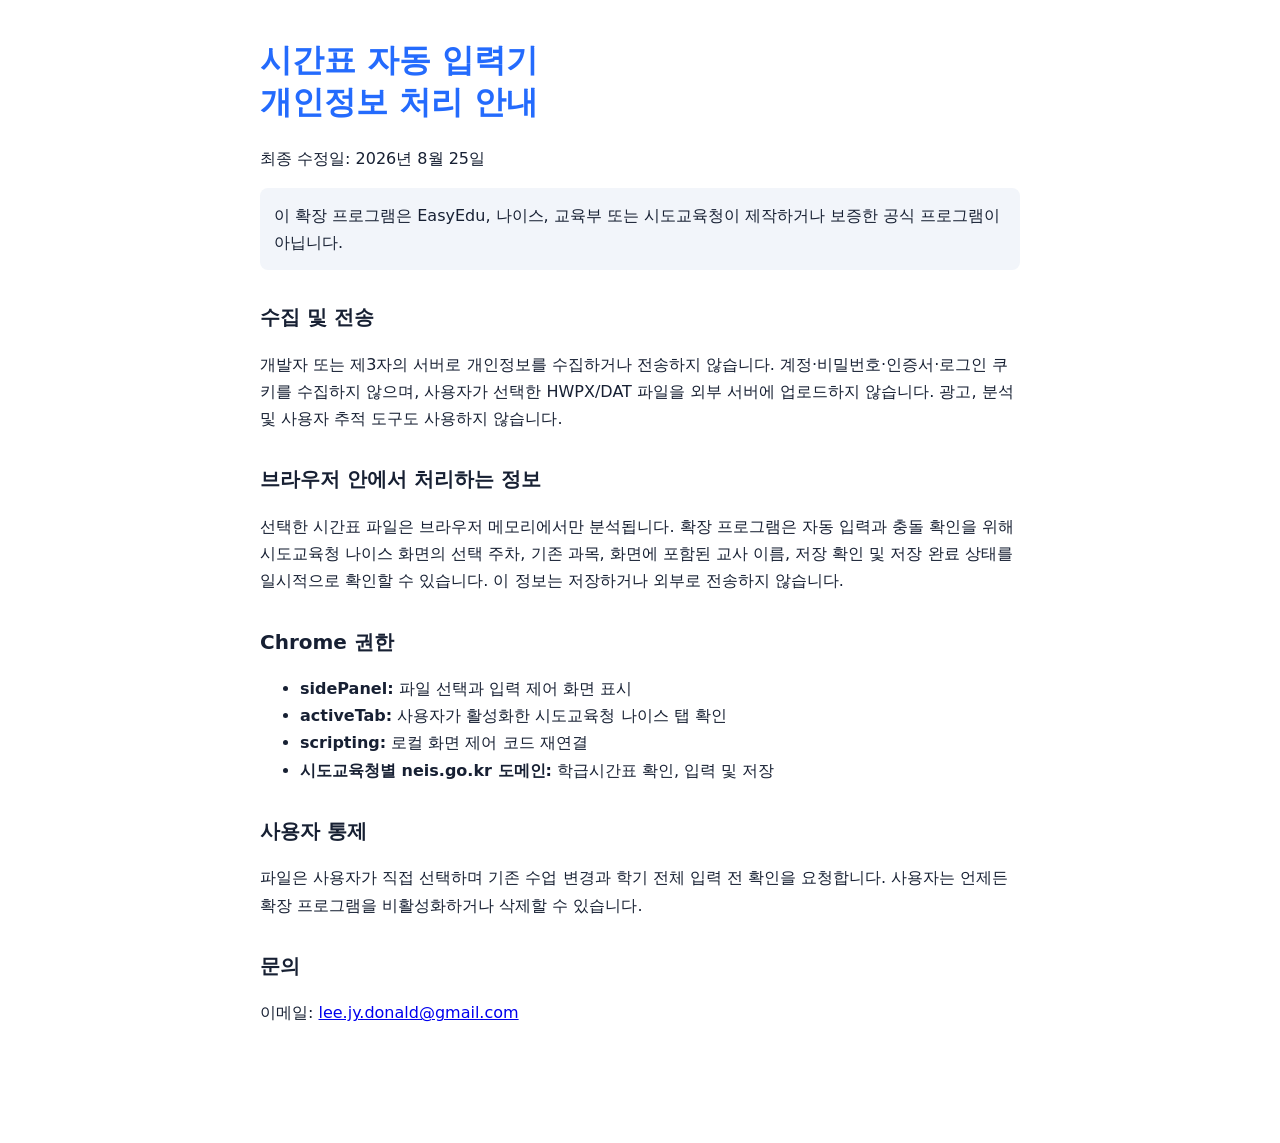
<file: store/index.html>
<!doctype html>
<html lang="ko">
<head>
  <meta charset="utf-8">
  <meta name="viewport" content="width=device-width, initial-scale=1">
  <title>시간표 자동 입력기 개인정보 처리 안내</title>
  <style>
    body { max-width: 760px; margin: 40px auto; padding: 0 20px 60px; color: #172033; font: 16px/1.7 system-ui, sans-serif; }
    h1 { color: #246bfd; line-height: 1.3; } h2 { margin-top: 30px; font-size: 20px; }
    .notice { padding: 14px; border-radius: 8px; background: #f2f5fa; }
  </style>
</head>
<body>
  <h1>시간표 자동 입력기<br>개인정보 처리 안내</h1>
  <p>최종 수정일: 2026년 8월 25일</p>
  <p class="notice">이 확장 프로그램은 EasyEdu, 나이스, 교육부 또는 시도교육청이 제작하거나 보증한 공식 프로그램이 아닙니다.</p>
  <h2>수집 및 전송</h2>
  <p>개발자 또는 제3자의 서버로 개인정보를 수집하거나 전송하지 않습니다. 계정·비밀번호·인증서·로그인 쿠키를 수집하지 않으며, 사용자가 선택한 HWPX/DAT 파일을 외부 서버에 업로드하지 않습니다. 광고, 분석 및 사용자 추적 도구도 사용하지 않습니다.</p>
  <h2>브라우저 안에서 처리하는 정보</h2>
  <p>선택한 시간표 파일은 브라우저 메모리에서만 분석됩니다. 확장 프로그램은 자동 입력과 충돌 확인을 위해 시도교육청 나이스 화면의 선택 주차, 기존 과목, 화면에 포함된 교사 이름, 저장 확인 및 저장 완료 상태를 일시적으로 확인할 수 있습니다. 이 정보는 저장하거나 외부로 전송하지 않습니다.</p>
  <h2>Chrome 권한</h2>
  <ul>
    <li><b>sidePanel:</b> 파일 선택과 입력 제어 화면 표시</li>
    <li><b>activeTab:</b> 사용자가 활성화한 시도교육청 나이스 탭 확인</li>
    <li><b>scripting:</b> 로컬 화면 제어 코드 재연결</li>
    <li><b>시도교육청별 neis.go.kr 도메인:</b> 학급시간표 확인, 입력 및 저장</li>
  </ul>
  <h2>사용자 통제</h2>
  <p>파일은 사용자가 직접 선택하며 기존 수업 변경과 학기 전체 입력 전 확인을 요청합니다. 사용자는 언제든 확장 프로그램을 비활성화하거나 삭제할 수 있습니다.</p>
  <h2>문의</h2>
  <p>이메일: <a href="mailto:lee.jy.donald@gmail.com">lee.jy.donald@gmail.com</a></p>
</body>
</html>
</file>
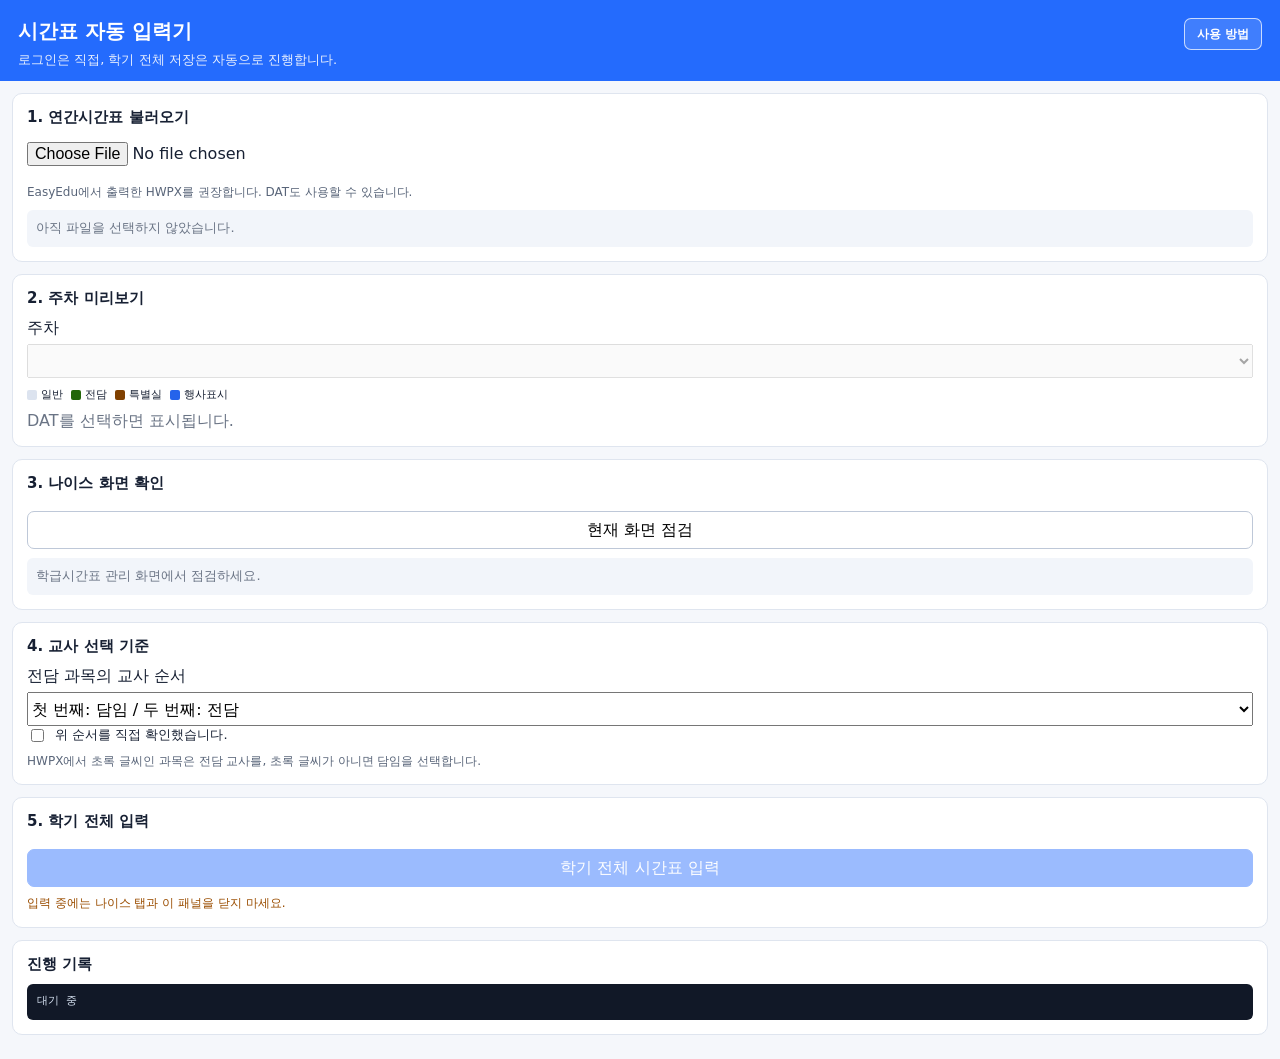
<file: sidepanel.html>
<!doctype html>
<html lang="ko">
<head>
  <meta charset="utf-8">
  <meta name="viewport" content="width=device-width, initial-scale=1">
  <title>시간표 자동 입력기</title>
  <link rel="stylesheet" href="sidepanel.css">
</head>
<body>
  <header class="app-header">
    <div>
      <h1>시간표 자동 입력기</h1>
      <p>로그인은 직접, 학기 전체 저장은 자동으로 진행합니다.</p>
    </div>
    <button id="helpButton" type="button">사용 방법</button>
  </header>

  <main>
    <section id="tutorialPanel" class="tutorial-panel" hidden>
      <div class="tutorial-heading">
        <span id="tutorialStep">사용 방법 1 / 4</span>
        <button id="tutorialClose" type="button" aria-label="사용 방법 닫기">종료</button>
      </div>
      <h2 id="tutorialTitle">연간시간표 불러오기</h2>
      <p id="tutorialText"></p>
      <p id="tutorialStatus" class="tutorial-status"></p>
      <div class="tutorial-navigation">
        <button id="tutorialPrev" type="button">이전</button>
        <button id="tutorialNext" type="button" class="primary">다음</button>
      </div>
    </section>

    <section id="fileSection">
      <h2>1. 연간시간표 불러오기</h2>
      <input id="datFile" type="file" accept=".hwpx,.hwp,.dat,application/octet-stream">
      <p class="hint">EasyEdu에서 출력한 HWPX를 권장합니다. DAT도 사용할 수 있습니다.</p>
      <label id="semesterSelectRow" hidden>입력할 학기
        <select id="semesterSelect"></select>
      </label>
      <div id="fileSummary" class="summary muted">아직 파일을 선택하지 않았습니다.</div>
    </section>

    <section id="previewSection">
      <h2>2. 주차 미리보기</h2>
      <label>주차
        <select id="weekSelect" disabled></select>
      </label>
      <div class="legend">
        <span><i class="normal"></i>일반</span>
        <span><i class="specialist"></i>전담</span>
        <span><i class="room"></i>특별실</span>
        <span><i class="event"></i>행사표시</span>
      </div>
      <div id="preview" class="preview muted">DAT를 선택하면 표시됩니다.</div>
    </section>

    <section id="inspectSection">
      <h2>3. 나이스 화면 확인</h2>
      <button id="inspectButton" type="button">현재 화면 점검</button>
      <div id="screenSummary" class="summary muted">학급시간표 관리 화면에서 점검하세요.</div>
    </section>

    <section id="teacherSection">
      <h2>4. 교사 선택 기준</h2>
      <label>전담 과목의 교사 순서
        <select id="teacherOrderSelect">
          <option value="homeroom-first">첫 번째: 담임 / 두 번째: 전담</option>
          <option value="specialist-first">첫 번째: 전담 / 두 번째: 담임</option>
        </select>
      </label>
      <label class="check-row">
        <input id="teacherOrderConfirmed" type="checkbox">
        위 순서를 직접 확인했습니다.
      </label>
      <p class="hint">HWPX에서 초록 글씨인 과목은 전담 교사를, 초록 글씨가 아니면 담임을 선택합니다.</p>
    </section>

    <section id="semesterSection">
      <h2>5. 학기 전체 입력</h2>
      <button id="fillSemesterButton" type="button" class="primary" disabled>학기 전체 시간표 입력</button>
      <p class="warning">입력 중에는 나이스 탭과 이 패널을 닫지 마세요.</p>
    </section>

    <section>
      <h2>진행 기록</h2>
      <pre id="log">대기 중</pre>
    </section>
  </main>

  <dialog id="noSpecialistDialog" class="confirm-dialog" aria-labelledby="noSpecialistTitle">
    <div class="confirm-dialog-content">
      <div class="confirm-dialog-icon" aria-hidden="true">!</div>
      <h2 id="noSpecialistTitle">연간시간표에서 전담 시간을 찾지 못했습니다.</h2>
      <p>전담 수업 없이 작성할까요?</p>
      <div class="confirm-dialog-actions">
        <button id="noSpecialistProceed" type="button" class="primary">전담 수업 없이 작성</button>
        <button id="noSpecialistCancel" type="button">취소</button>
      </div>
    </div>
  </dialog>

  <script src="sidepanel.js"></script>
</body>
</html>
</file>
<file: sidepanel.css>
:root {
  color-scheme: light;
  font-family: system-ui, -apple-system, BlinkMacSystemFont, "Segoe UI", sans-serif;
  color: #172033;
  background: #f5f7fb;
}

* { box-sizing: border-box; }
[hidden] { display: none !important; }
body { margin: 0; min-width: 320px; }
header { padding: 18px 18px 12px; background: #246bfd; color: white; }
header h1 { margin: 0; font-size: 20px; }
header p { margin: 6px 0 0; font-size: 13px; opacity: .9; }
.app-header { display: flex; align-items: flex-start; justify-content: space-between; gap: 12px; }
.app-header #helpButton { width: auto; min-width: 78px; min-height: 32px; margin: 0; padding: 5px 10px; border-color: rgba(255,255,255,.72); background: rgba(255,255,255,.13); color: white; font-size: 12px; font-weight: 700; }
main { padding: 12px; }
section { margin-bottom: 12px; padding: 14px; border: 1px solid #dfe5ef; border-radius: 10px; background: white; }
h2 { margin: 0 0 10px; font-size: 15px; }
input[type="file"], select, button { width: 100%; font: inherit; }
select, input[type="file"] { min-height: 34px; margin-top: 5px; }
button { min-height: 38px; margin-top: 8px; border: 1px solid #bec8d8; border-radius: 7px; background: white; cursor: pointer; }
button.primary { border-color: #246bfd; background: #246bfd; color: white; }
button.secondary { border-color: #246bfd; color: #1755cf; }
button:disabled { cursor: not-allowed; opacity: .45; }
.summary { margin-top: 9px; padding: 9px; border-radius: 6px; background: #f2f5fa; font-size: 13px; line-height: 1.45; }
.muted { color: #6a7485; }
.two-columns { display: grid; grid-template-columns: 1fr 1fr; gap: 10px; }
.check-row { display: flex; gap: 8px; align-items: flex-start; font-size: 13px; line-height: 1.4; }
.check-row input { margin-top: 3px; }
.hint, .warning { margin: 8px 0 0; font-size: 12px; line-height: 1.45; color: #596579; }
.warning { color: #9a4d00; }
.legend { display: flex; flex-wrap: wrap; gap: 8px; margin: 9px 0; font-size: 11px; }
.legend span { display: flex; align-items: center; gap: 4px; }
.legend i { width: 10px; height: 10px; border-radius: 2px; background: #dce3ef; }
.legend .specialist { background: #226609; }
.legend .room { background: #804000; }
.legend .event { background: #2563eb; }
.preview { overflow-x: auto; }
.preview table { width: 100%; border-collapse: collapse; table-layout: fixed; font-size: 11px; }
.preview th, .preview td { min-width: 38px; height: 31px; padding: 3px; border: 1px solid #dfe5ef; text-align: center; }
.preview th { background: #f2f5fa; }
.preview td.selected { outline: 2px solid #246bfd; outline-offset: -2px; }
.preview td.specialist { color: #226609; font-weight: 700; }
.preview td.room { color: #804000; font-weight: 700; }
.preview td.event { color: #1459d9; font-weight: 700; }
pre { max-height: 210px; margin: 0; padding: 10px; overflow: auto; white-space: pre-wrap; border-radius: 6px; background: #111827; color: #d7e2f2; font-size: 11px; line-height: 1.45; }

.tutorial-panel { position: sticky; top: 8px; z-index: 50; border: 2px solid #246bfd; box-shadow: 0 10px 28px rgba(36,107,253,.2); }
.tutorial-heading { display: flex; align-items: center; justify-content: space-between; gap: 8px; margin-bottom: 9px; color: #246bfd; font-size: 12px; font-weight: 800; }
.tutorial-heading button { width: auto; min-height: 28px; margin: 0; padding: 3px 9px; font-size: 11px; }
.tutorial-panel h2 { font-size: 17px; }
.tutorial-panel > p { margin: 7px 0; font-size: 13px; line-height: 1.55; }
.tutorial-status { padding: 8px; border-radius: 6px; background: #f2f5fa; color: #596579; }
.tutorial-status.success { background: #eaf7ee; color: #176b35; font-weight: 700; }
.tutorial-navigation { display: grid; grid-template-columns: 1fr 1fr; gap: 8px; }
.tutorial-focus { position: relative; z-index: 2; border-color: #e00022 !important; outline: 3px solid #e00022; outline-offset: 2px; scroll-margin-top: 190px; animation: tutorial-pulse .9s ease-in-out infinite; }
@keyframes tutorial-pulse {
  0%, 100% { box-shadow: 0 0 0 3px rgba(224,0,34,.35), 0 0 8px rgba(224,0,34,.35); }
  50% { box-shadow: 0 0 0 8px rgba(224,0,34,.42), 0 0 30px rgba(224,0,34,.85); }
}

.confirm-dialog { width: min(360px, calc(100% - 28px)); padding: 0; border: 0; border-radius: 14px; color: #172033; box-shadow: 0 20px 60px rgba(15,23,42,.3); }
.confirm-dialog::backdrop { background: rgba(15,23,42,.5); }
.confirm-dialog-content { padding: 22px; text-align: center; }
.confirm-dialog-icon { display: grid; place-items: center; width: 42px; height: 42px; margin: 0 auto 13px; border-radius: 50%; background: #fff3dc; color: #a85b00; font-size: 24px; font-weight: 800; }
.confirm-dialog h2 { margin: 0; font-size: 17px; line-height: 1.45; }
.confirm-dialog p { margin: 10px 0 18px; color: #596579; font-size: 14px; }
.confirm-dialog-actions { display: grid; grid-template-columns: 1.6fr .8fr; gap: 8px; }
.confirm-dialog-actions button { margin: 0; padding: 7px 10px; }
</file>
